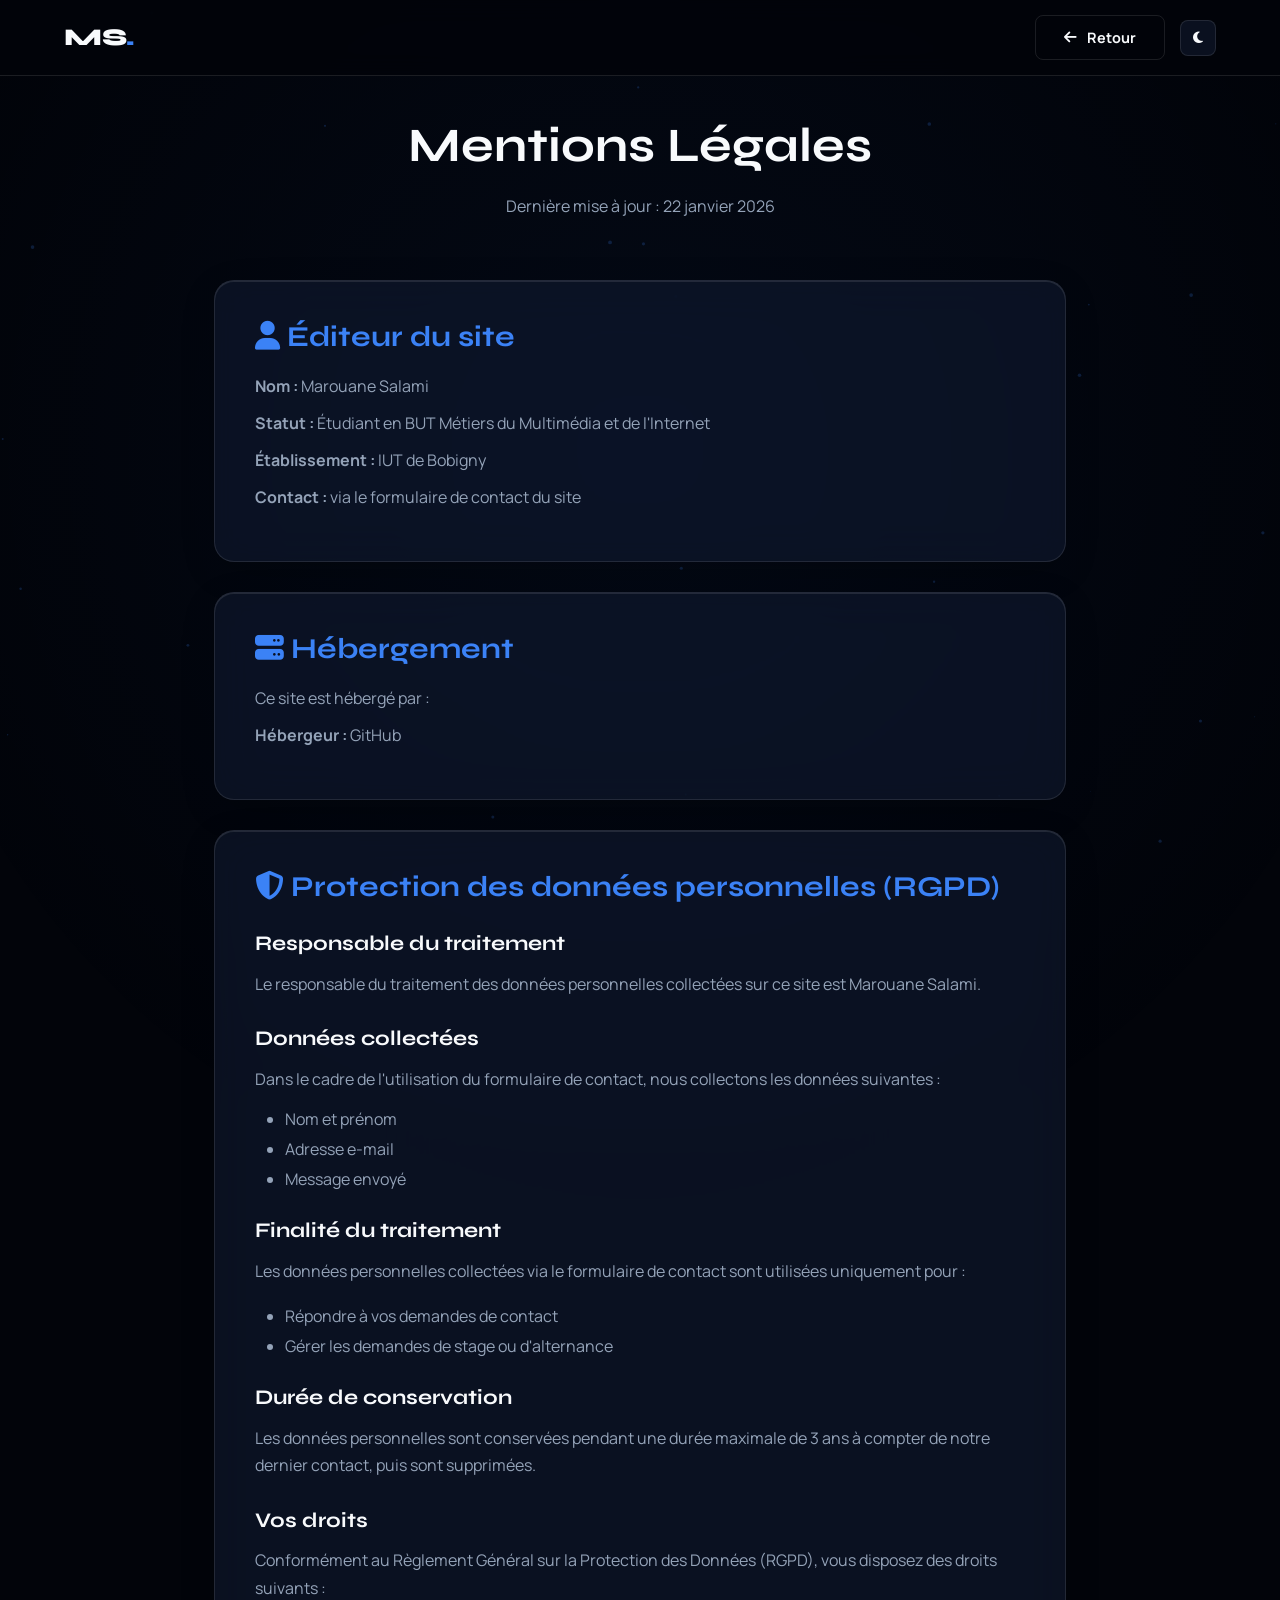
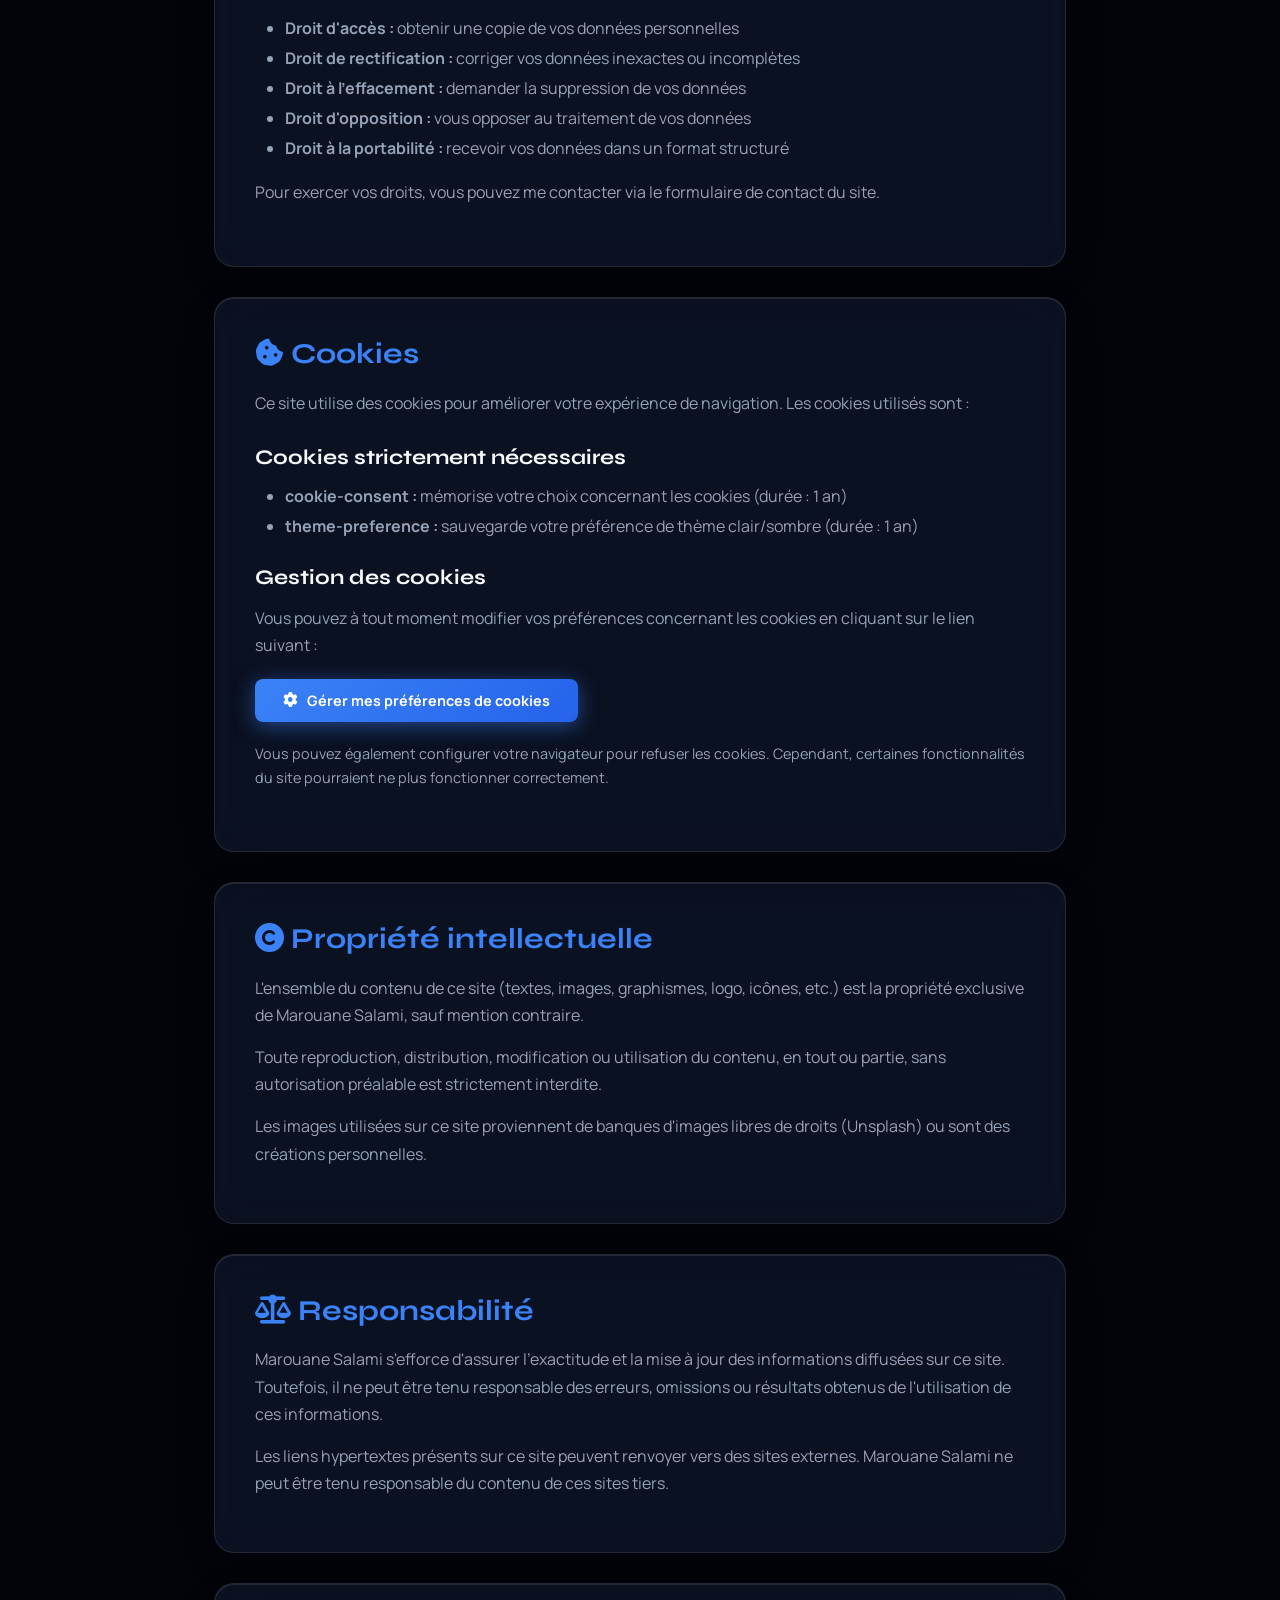
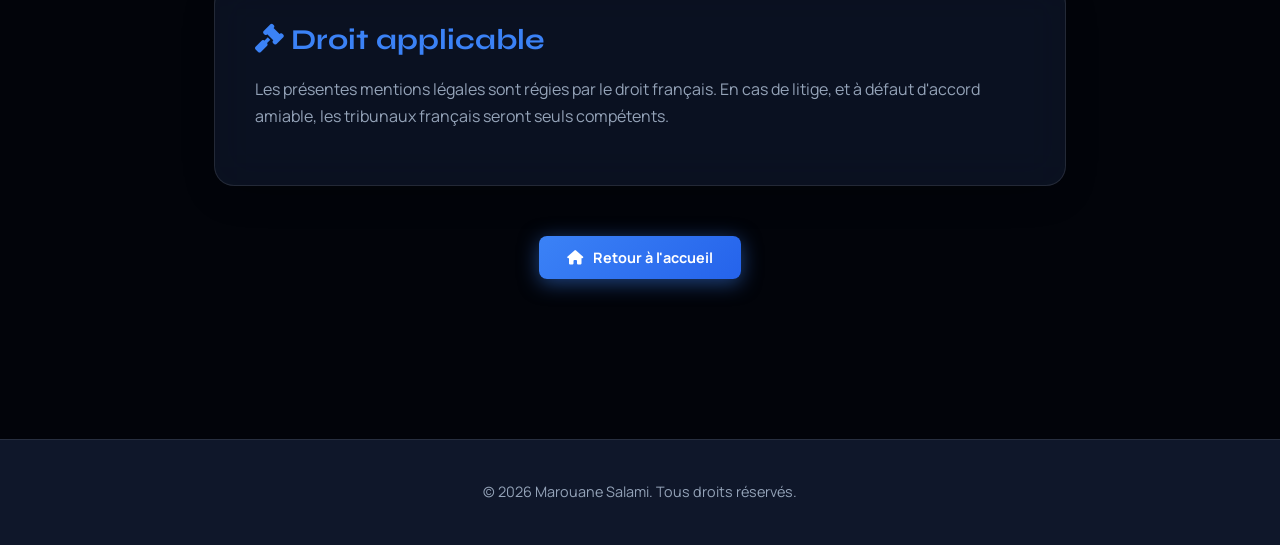
<file: mentions-legales.html>
<!DOCTYPE html>
<html lang="fr" data-theme="dark">
<head>
    <meta charset="UTF-8">
    <meta name="viewport" content="width=device-width, initial-scale=1.0">
    <title>Mentions Légales - Marouane Salami</title>
    <link rel="stylesheet" href="style.css">
    <link rel="preconnect" href="https://fonts.googleapis.com">
    <link rel="preconnect" href="https://fonts.gstatic.com" crossorigin>
    <link href="https://fonts.googleapis.com/css2?family=Syne:wght@400;600;700;800&family=Manrope:wght@300;400;500;600;700;800&display=swap" rel="stylesheet">
    <link rel="stylesheet" href="https://cdnjs.cloudflare.com/ajax/libs/font-awesome/6.5.1/css/all.min.css">
</head>
<body style="cursor: auto;">

<!-- NAVBAR -->
<nav class="navbar">
    <div class="container nav-inner">
        <a href="index.html" class="logo">MS<span>.</span></a>
        <div class="nav-right">
            <a href="index.html" class="btn btn-ghost">
                <i class="fas fa-arrow-left"></i> Retour
            </a>
            <button class="theme-switch" id="themeToggle" aria-label="Changer de thème">
                <i class="fas fa-moon"></i>
            </button>
        </div>
    </div>
</nav>

<!-- BG CANVAS -->
<canvas id="bg-canvas"></canvas>

<!-- CONTENU MENTIONS LÉGALES -->
<section style="padding: 120px 0 80px;">
    <div class="container" style="max-width: 900px;">
        <h1 style="font-size: 3rem; margin-bottom: 20px; text-align: center;">Mentions Légales</h1>
        <p style="text-align: center; color: var(--text-muted); margin-bottom: 60px;">Dernière mise à jour : 22 janvier 2026</p>

        <div class="glass" style="padding: 40px; margin-bottom: 30px;">
            <h2 style="font-size: 1.8rem; margin-bottom: 20px; color: var(--accent-primary);">
                <i class="fas fa-user"></i> Éditeur du site
            </h2>
            <p style="margin-bottom: 10px;"><strong>Nom :</strong> Marouane Salami</p>
            <p style="margin-bottom: 10px;"><strong>Statut :</strong> Étudiant en BUT Métiers du Multimédia et de l'Internet</p>
            <p style="margin-bottom: 10px;"><strong>Établissement :</strong> IUT de Bobigny</p>
            <p style="margin-bottom: 10px;"><strong>Contact :</strong> via le formulaire de contact du site</p>
        </div>

        <div class="glass" style="padding: 40px; margin-bottom: 30px;">
            <h2 style="font-size: 1.8rem; margin-bottom: 20px; color: var(--accent-primary);">
                <i class="fas fa-server"></i> Hébergement
            </h2>
            <p style="margin-bottom: 10px;">Ce site est hébergé par :</p>
            <p style="margin-bottom: 10px;"><strong>Hébergeur :</strong> GitHub</p>
        </div>

        <div class="glass" style="padding: 40px; margin-bottom: 30px;">
            <h2 style="font-size: 1.8rem; margin-bottom: 20px; color: var(--accent-primary);">
                <i class="fas fa-shield-alt"></i> Protection des données personnelles (RGPD)
            </h2>

            <h3 style="font-size: 1.3rem; margin-top: 30px; margin-bottom: 15px;">Responsable du traitement</h3>
            <p style="margin-bottom: 20px;">Le responsable du traitement des données personnelles collectées sur ce site est Marouane Salami.</p>

            <h3 style="font-size: 1.3rem; margin-top: 30px; margin-bottom: 15px;">Données collectées</h3>
            <p style="margin-bottom: 15px;">Dans le cadre de l'utilisation du formulaire de contact, nous collectons les données suivantes :</p>
            <ul style="list-style: disc; margin-left: 30px; margin-bottom: 20px; color: var(--text-muted);">
                <li style="margin-bottom: 8px;">Nom et prénom</li>
                <li style="margin-bottom: 8px;">Adresse e-mail</li>
                <li style="margin-bottom: 8px;">Message envoyé</li>
            </ul>

            <h3 style="font-size: 1.3rem; margin-top: 30px; margin-bottom: 15px;">Finalité du traitement</h3>
            <p style="margin-bottom: 20px;">Les données personnelles collectées via le formulaire de contact sont utilisées uniquement pour :</p>
            <ul style="list-style: disc; margin-left: 30px; margin-bottom: 20px; color: var(--text-muted);">
                <li style="margin-bottom: 8px;">Répondre à vos demandes de contact</li>
                <li style="margin-bottom: 8px;">Gérer les demandes de stage ou d'alternance</li>
            </ul>

            <h3 style="font-size: 1.3rem; margin-top: 30px; margin-bottom: 15px;">Durée de conservation</h3>
            <p style="margin-bottom: 20px;">Les données personnelles sont conservées pendant une durée maximale de 3 ans à compter de notre dernier contact, puis sont supprimées.</p>

            <h3 style="font-size: 1.3rem; margin-top: 30px; margin-bottom: 15px;">Vos droits</h3>
            <p style="margin-bottom: 15px;">Conformément au Règlement Général sur la Protection des Données (RGPD), vous disposez des droits suivants :</p>
            <ul style="list-style: disc; margin-left: 30px; margin-bottom: 20px; color: var(--text-muted);">
                <li style="margin-bottom: 8px;"><strong>Droit d'accès :</strong> obtenir une copie de vos données personnelles</li>
                <li style="margin-bottom: 8px;"><strong>Droit de rectification :</strong> corriger vos données inexactes ou incomplètes</li>
                <li style="margin-bottom: 8px;"><strong>Droit à l'effacement :</strong> demander la suppression de vos données</li>
                <li style="margin-bottom: 8px;"><strong>Droit d'opposition :</strong> vous opposer au traitement de vos données</li>
                <li style="margin-bottom: 8px;"><strong>Droit à la portabilité :</strong> recevoir vos données dans un format structuré</li>
            </ul>
            <p style="margin-bottom: 20px;">Pour exercer vos droits, vous pouvez me contacter via le formulaire de contact du site.</p>
        </div>

        <div class="glass" style="padding: 40px; margin-bottom: 30px;">
            <h2 style="font-size: 1.8rem; margin-bottom: 20px; color: var(--accent-primary);">
                <i class="fas fa-cookie-bite"></i> Cookies
            </h2>
            <p style="margin-bottom: 15px;">Ce site utilise des cookies pour améliorer votre expérience de navigation. Les cookies utilisés sont :</p>

            <h3 style="font-size: 1.3rem; margin-top: 30px; margin-bottom: 15px;">Cookies strictement nécessaires</h3>
            <ul style="list-style: disc; margin-left: 30px; margin-bottom: 20px; color: var(--text-muted);">
                <li style="margin-bottom: 8px;"><strong>cookie-consent :</strong> mémorise votre choix concernant les cookies (durée : 1 an)</li>
                <li style="margin-bottom: 8px;"><strong>theme-preference :</strong> sauvegarde votre préférence de thème clair/sombre (durée : 1 an)</li>
            </ul>

            <h3 style="font-size: 1.3rem; margin-top: 30px; margin-bottom: 15px;">Gestion des cookies</h3>
            <p style="margin-bottom: 20px;">Vous pouvez à tout moment modifier vos préférences concernant les cookies en cliquant sur le lien suivant :</p>
            <button onclick="resetCookieConsent()" class="btn btn-primary" style="margin-bottom: 20px;">
                <i class="fas fa-cog"></i> Gérer mes préférences de cookies
            </button>
            <p style="margin-bottom: 20px; color: var(--text-muted); font-size: 0.9rem;">Vous pouvez également configurer votre navigateur pour refuser les cookies. Cependant, certaines fonctionnalités du site pourraient ne plus fonctionner correctement.</p>
        </div>

        <div class="glass" style="padding: 40px; margin-bottom: 30px;">
            <h2 style="font-size: 1.8rem; margin-bottom: 20px; color: var(--accent-primary);">
                <i class="fas fa-copyright"></i> Propriété intellectuelle
            </h2>
            <p style="margin-bottom: 15px;">L'ensemble du contenu de ce site (textes, images, graphismes, logo, icônes, etc.) est la propriété exclusive de Marouane Salami, sauf mention contraire.</p>
            <p style="margin-bottom: 15px;">Toute reproduction, distribution, modification ou utilisation du contenu, en tout ou partie, sans autorisation préalable est strictement interdite.</p>
            <p style="margin-bottom: 15px;">Les images utilisées sur ce site proviennent de banques d'images libres de droits (Unsplash) ou sont des créations personnelles.</p>
        </div>

        <div class="glass" style="padding: 40px; margin-bottom: 30px;">
            <h2 style="font-size: 1.8rem; margin-bottom: 20px; color: var(--accent-primary);">
                <i class="fas fa-balance-scale"></i> Responsabilité
            </h2>
            <p style="margin-bottom: 15px;">Marouane Salami s'efforce d'assurer l'exactitude et la mise à jour des informations diffusées sur ce site. Toutefois, il ne peut être tenu responsable des erreurs, omissions ou résultats obtenus de l'utilisation de ces informations.</p>
            <p style="margin-bottom: 15px;">Les liens hypertextes présents sur ce site peuvent renvoyer vers des sites externes. Marouane Salami ne peut être tenu responsable du contenu de ces sites tiers.</p>
        </div>

        <div class="glass" style="padding: 40px; margin-bottom: 30px;">
            <h2 style="font-size: 1.8rem; margin-bottom: 20px; color: var(--accent-primary);">
                <i class="fas fa-gavel"></i> Droit applicable
            </h2>
            <p style="margin-bottom: 15px;">Les présentes mentions légales sont régies par le droit français. En cas de litige, et à défaut d'accord amiable, les tribunaux français seront seuls compétents.</p>
        </div>

        <div style="text-align: center; margin-top: 50px;">
            <a href="index.html" class="btn btn-primary btn-hover-lift">
                <i class="fas fa-home"></i> Retour à l'accueil
            </a>
        </div>
    </div>
</section>

<!-- FOOTER -->
<footer class="site-footer">
    <div class="footer-content">
        <p class="copyright">© 2026 Marouane Salami. Tous droits réservés.</p>
    </div>
</footer>

<script>
// Particules background
const canvas = document.getElementById('bg-canvas');
const ctx = canvas.getContext('2d');
let width, height, particles = [];

function resize() {
    width = canvas.width = window.innerWidth;
    height = canvas.height = window.innerHeight;
}

window.addEventListener('resize', resize);
resize();

for(let i=0; i<50; i++) {
    particles.push({
        x: Math.random() * width,
        y: Math.random() * height,
        vx: (Math.random() - 0.5) * 2,
        vy: (Math.random() - 0.5) * 2,
        size: Math.random() * 2
    });
}

function animate() {
    ctx.clearRect(0, 0, width, height);
    particles.forEach(p => {
        p.x += p.vx;
        p.y += p.vy;
        if (p.x < 0) p.x = width;
        if (p.x > width) p.x = 0;
        if (p.y < 0) p.y = height;
        if (p.y > height) p.y = 0;
        ctx.fillStyle = 'rgba(59, 130, 246, 0.2)';
        ctx.beginPath();
        ctx.arc(p.x, p.y, p.size, 0, Math.PI * 2);
        ctx.fill();
    });
    requestAnimationFrame(animate);
}
animate();

// Theme toggle
document.getElementById('themeToggle').addEventListener('click', () => {
    const current = document.documentElement.getAttribute('data-theme');
    const newTheme = current === 'dark' ? 'light' : 'dark';
    document.documentElement.setAttribute('data-theme', newTheme);
    document.querySelector('#themeToggle i').className = newTheme === 'dark' ? 'fas fa-moon' : 'fas fa-sun';
    localStorage.setItem('theme', newTheme);
});

// Reset cookie consent
function resetCookieConsent() {
    localStorage.removeItem('cookieConsent');
    alert('Vos préférences de cookies ont été réinitialisées. Rechargez la page pour voir le bandeau de nouveau.');
}
</script>
</body>
</html>
</file>
<file: style.css>
/* =========================================
   PORTFOLIO MAROUANE SALAMI - 2026
   Variables & Thèmes
========================================= */

:root {
    --bg-deep: #02040a;
    --bg-panel: #0f172a;
    --text-main: #f8fafc;
    --text-muted: #94a3b8;
    --accent-primary: #3b82f6;
    --accent-secondary: #60a5fa;
    --accent-gradient: linear-gradient(135deg, #3b82f6 0%, #2563eb 100%);
    --accent-glow: rgba(59, 130, 246, 0.5);
    --glass-bg: rgba(15, 23, 42, 0.7);
    --glass-border: rgba(255, 255, 255, 0.1);
    --font-display: 'Syne', sans-serif;
    --font-body: 'Manrope', sans-serif;
    --font-elegant: 'Cormorant Garamond', serif;
    --header-bg: rgba(2, 4, 10, 0.85);
    --header-border: rgba(255, 255, 255, 0.1);
}

html[data-theme="light"] {
    --bg-deep: #f0f9ff;
    --bg-panel: #ffffff;
    --text-main: #0f172a;
    --text-muted: #475569;
    --accent-primary: #2563eb;
    --accent-secondary: #3b82f6;
    --accent-gradient: linear-gradient(135deg, #2563eb 0%, #1d4ed8 100%);
    --accent-glow: rgba(37, 99, 235, 0.2);
    --glass-bg: rgba(255, 255, 255, 0.9);
    --glass-border: rgba(0, 0, 0, 0.08);
    --header-bg: rgba(255, 255, 255, 0.95);
    --header-border: rgba(0, 0, 0, 0.1);
}

* { box-sizing: border-box; margin: 0; padding: 0; }
html { scroll-behavior: smooth; overflow-x: hidden; }
body {
    background-color: var(--bg-deep);
    color: var(--text-main);
    font-family: var(--font-body);
    overflow-x: hidden;
    transition: background 0.5s ease, color 0.5s ease;
    position: relative;
}

/* =========================================
   CURSOR PERSONNALISÉ (ACTIF PARTOUT)
========================================= */

.cursor-dot {
    width: 8px;
    height: 8px;
    background: var(--accent-primary);
    border-radius: 50%;
    position: fixed;
    pointer-events: none;
    z-index: 9999;
    transform: translate(-50%, -50%);
    transition: transform 0.15s ease;
    box-shadow: 0 0 20px var(--accent-primary);
}

.cursor-outline {
    width: 30px;
    height: 30px;
    border: 2px solid var(--accent-primary);
    border-radius: 50%;
    position: fixed;
    pointer-events: none;
    z-index: 9999;
    transform: translate(-50%, -50%);
    transition: transform 0.2s ease, width 0.2s ease, height 0.2s ease;
    opacity: 0.5;
}

@media (max-width: 768px) {
    .cursor-dot, .cursor-outline { display: none; }
    body { cursor: auto; }
}

/* =========================================
   GRADIENT ANIMÉ BACKGROUND
========================================= */

body::before {
    content: '';
    position: fixed;
    top: -50%;
    left: -50%;
    width: 200%;
    height: 200%;
    background: radial-gradient(circle, rgba(59, 130, 246, 0.05) 0%, transparent 50%);
    animation: gradientShift 15s ease infinite;
    z-index: -3;
    pointer-events: none;
}

@keyframes gradientShift {
    0%, 100% { transform: translate(0, 0) scale(1); }
    33% { transform: translate(10%, -10%) scale(1.1); }
    66% { transform: translate(-10%, 10%) scale(0.9); }
}

/* BACKGROUNDS */
#bg-canvas { 
    position: fixed; 
    top: 0; 
    left: 0; 
    width: 100%; 
    height: 100%; 
    z-index: -2; 
    pointer-events: none; 
}

.fog-container { 
    position: fixed; 
    top: 0; 
    left: 0; 
    width: 100%; 
    height: 100%; 
    z-index: -1; 
    pointer-events: none; 
    overflow: hidden; 
    opacity: 0.4; 
}

.fog-img { 
    position: absolute; 
    height: 100vh; 
    width: 300vw; 
    background: url('https://raw.githubusercontent.com/danielstuart14/CSS_FOG_ANIMATION/master/img/fog1.png') repeat-x; 
    background-size: contain; 
    animation: fogAnim 60s linear infinite; 
}

.fog-img-2 { 
    background: url('https://raw.githubusercontent.com/danielstuart14/CSS_FOG_ANIMATION/master/img/fog2.png') repeat-x; 
    background-size: contain; 
    animation: fogAnim 40s linear infinite reverse; 
    top: 30%; 
    opacity: 0.5; 
}

@keyframes fogAnim { 
    0% { transform: translate3d(0, 0, 0); } 
    100% { transform: translate3d(-200vw, 0, 0); } 
}

/* =========================================
   PRELOADER AVEC ANIMATION OPTIMISÉE
========================================= */

#preloader { 
    position: fixed; 
    top: 0; 
    left: 0; 
    width: 100%; 
    height: 100%; 
    background: var(--bg-deep); 
    z-index: 9999; 
    display: flex; 
    flex-direction: column; 
    align-items: center; 
    justify-content: center; 
    transition: opacity 0.6s ease;
}

.star-logo-container { 
    width: 200px; 
    height: 200px; 
    margin-bottom: 30px; 
    filter: drop-shadow(0 0 20px var(--accent-glow)); 
    transition: all 1.5s cubic-bezier(0.34, 1.56, 0.64, 1);
}

/* ÉTOILE PENTALPHA ORIGINALE */
.star-path { 
    width: 100%; 
    height: 100%; 
}

.star-path path { 
    fill: none; 
    stroke: var(--accent-primary); 
    stroke-width: 2; 
    stroke-linejoin: miter; 
    stroke-linecap: round; 
    stroke-dasharray: 1000; 
    stroke-dashoffset: 1000; 
    animation: drawStarOriginal 2s ease-out forwards, glowPulse 2s infinite alternate 2.5s; 
}

@keyframes drawStarOriginal { 
    to { stroke-dashoffset: 0; } 
}

@keyframes glowPulse { 
    from { filter: drop-shadow(0 0 15px var(--accent-primary)); } 
    to { filter: drop-shadow(0 0 30px var(--accent-primary)); } 
}

.intro-text-container { 
    margin-bottom: 40px; 
    text-align: center; 
    height: 30px; 
    display: flex; 
    align-items: center; 
    justify-content: center; 
    transition: opacity 0.3s ease;
}

/* POLICE ÉLÉGANTE POUR "BIENVENUE SUR MON PORTFOLIO" */
.intro-txt { 
    font-family: var(--font-elegant); 
    font-size: 1.2rem; 
    color: var(--text-muted); 
    letter-spacing: 2px; 
    font-weight: 400; 
    font-style: italic;
}

.intro-cursor { 
    border-right: 2px solid var(--accent-primary); 
    animation: blink 0.7s infinite; 
    height: 1.2rem; 
    margin-left: 5px; 
    display: inline-block; 
}

.enter-btn {
    display: flex;
    align-items: center;
    gap: 10px;
    padding: 14px 36px;
    background: var(--accent-primary);
    color: #fff;
    border: none;
    border-radius: 100px;
    font-family: 'Syne', sans-serif;
    font-size: 1rem;
    font-weight: 700;
    letter-spacing: 1px;
    cursor: pointer;
    box-shadow: 0 0 30px var(--accent-glow);
    opacity: 0;
    transform: translateY(10px);
    transition: opacity 0.5s ease, transform 0.5s ease, box-shadow 0.3s ease;
    pointer-events: none;
}

.enter-btn.visible {
    opacity: 1;
    transform: translateY(0);
    pointer-events: auto;
    animation: pulsGlow 2s infinite;
}

.enter-btn:hover {
    box-shadow: 0 0 50px var(--accent-glow);
    transform: translateY(-2px) scale(1.04);
}

.enter-btn i {
    transition: transform 0.3s ease;
}

.enter-btn:hover i {
    transform: translateX(4px);
}

@keyframes pulsGlow {
    0%, 100% { box-shadow: 0 0 20px var(--accent-glow); }
    50% { box-shadow: 0 0 45px var(--accent-glow); }
}

.skip-btn {
    position: absolute;
    top: 20px;
    right: 24px;
    background: none;
    border: none;
    color: var(--text-muted);
    font-family: 'Manrope', sans-serif;
    font-size: 0.8rem;
    letter-spacing: 1px;
    cursor: pointer;
    text-transform: uppercase;
    opacity: 0.6;
    transition: opacity 0.2s;
}

.skip-btn:hover {
    opacity: 1;
}

/* =========================================
   BANDEAU COOKIES
========================================= */

.cookie-banner {
    position: fixed;
    bottom: -200px;
    left: 0;
    right: 0;
    background: var(--bg-panel);
    border-top: 1px solid var(--glass-border);
    padding: 20px;
    z-index: 9000;
    backdrop-filter: blur(20px);
    box-shadow: 0 -5px 30px rgba(0, 0, 0, 0.3);
    transition: bottom 0.5s cubic-bezier(0.4, 0, 0.2, 1);
}

.cookie-banner.show {
    bottom: 0;
}

.cookie-content {
    max-width: 1200px;
    margin: 0 auto;
    display: flex;
    align-items: center;
    justify-content: space-between;
    gap: 20px;
    flex-wrap: wrap;
}

.cookie-text {
    display: flex;
    align-items: center;
    gap: 15px;
    flex: 1;
    min-width: 300px;
}

.cookie-text i {
    font-size: 2rem;
    color: var(--accent-primary);
}

.cookie-text p {
    color: var(--text-muted);
    font-size: 0.95rem;
    line-height: 1.5;
}

.cookie-text a {
    color: var(--accent-primary);
    text-decoration: underline;
}

.cookie-buttons {
    display: flex;
    gap: 10px;
}

@media (max-width: 768px) {
    .cookie-content {
        flex-direction: column;
    }

    .cookie-buttons {
        width: 100%;
    }

    .cookie-buttons button {
        flex: 1;
    }
}

/* =========================================
   PROGRESS WIDGET
========================================= */

.progress-container { 
    position: fixed; 
    right: 30px; 
    top: 50%; 
    transform: translateY(-50%); 
    display: flex; 
    flex-direction: column; 
    align-items: center; 
    gap: 15px; 
    z-index: 800; 
    opacity: 0; 
    transition: opacity 1s; 
}

.progress-bar-bg { 
    width: 3px; 
    height: 200px; 
    background: rgba(128, 128, 128, 0.2); 
    border-radius: 10px; 
    position: relative; 
    overflow: hidden; 
}

.progress-bar-fill { 
    position: absolute; 
    top: 0; 
    left: 0; 
    width: 100%; 
    height: 0%; 
    background: var(--accent-primary); 
    box-shadow: 0 0 10px var(--accent-primary); 
    transition: height 0.1s linear; 
}

.progress-label { 
    font-family: var(--font-body); 
    font-size: 0.75rem; 
    font-weight: 700; 
    color: var(--accent-primary); 
    writing-mode: vertical-rl; 
    transform: rotate(180deg); 
    letter-spacing: 1px; 
}

/* =========================================
   GLOBAL UI
========================================= */

h1, h2, h3 { 
    font-family: var(--font-display); 
    line-height: 1.1; 
}

p { 
    line-height: 1.7; 
    color: var(--text-muted); 
}

.section-title { 
    font-size: clamp(2rem, 5vw, 4rem); 
    font-weight: 800; 
    text-align: center; 
    margin-bottom: 70px; 
    color: var(--text-main);
    background: linear-gradient(135deg, var(--accent-primary), var(--accent-secondary));
    -webkit-background-clip: text;
    -webkit-text-fill-color: transparent;
    background-clip: text;
}

/* MÉTIERS EN BLEU + POLICE SYNE + AGRANDIS */
.txt-type > .txt { 
    border-right: 0.12em solid var(--accent-primary); 
    padding-right: 8px; 
    color: var(--accent-primary) !important;
    animation: blink 0.7s infinite;
    font-size: clamp(2rem, 5vw, 3.5rem) !important;
    font-weight: 800;
    font-family: var(--font-display) !important;
    letter-spacing: -0.5px;
}

@keyframes blink { 
    0%, 100% { border-color: transparent; } 
    50% { border-color: var(--accent-primary); } 
}

.container { 
    max-width: 1200px; 
    margin: 0 auto; 
    padding: 0 24px; 
    position: relative; 
    z-index: 2; 
}

.glass { 
    background: var(--glass-bg); 
    backdrop-filter: blur(20px) saturate(180%);
    -webkit-backdrop-filter: blur(20px) saturate(180%);
    border: 1px solid var(--glass-border); 
    border-radius: 20px; 
    box-shadow: 0 10px 40px -10px rgba(0,0,0,0.3),
                inset 0 1px 0 rgba(255,255,255,0.1); 
}

html[data-theme="light"] .glass { 
    box-shadow: 0 10px 40px -10px rgba(0,0,0,0.05); 
}

/* =========================================
   BOUTONS AVEC ANIMATIONS
========================================= */

.btn { 
    padding: 12px 28px; 
    border-radius: 8px; 
    text-decoration: none; 
    font-weight: 700; 
    font-family: var(--font-body); 
    font-size: 0.9rem; 
    transition: all 0.3s cubic-bezier(0.4, 0, 0.2, 1); 
    display: inline-flex; 
    align-items: center; 
    gap: 10px; 
    cursor: pointer; 
    border: none; 
    position: relative;
    overflow: hidden;
}

.btn::before {
    content: '';
    position: absolute;
    top: 50%;
    left: 50%;
    width: 0;
    height: 0;
    border-radius: 50%;
    background: rgba(255, 255, 255, 0.2);
    transform: translate(-50%, -50%);
    transition: width 0.6s, height 0.6s;
}

.btn:hover::before {
    width: 300px;
    height: 300px;
}

.btn-primary { 
    background: var(--accent-gradient); 
    color: #fff; 
    box-shadow: 0 4px 20px var(--accent-glow); 
}

.btn-hover-lift:hover { 
    transform: translateY(-3px); 
    box-shadow: 0 8px 30px var(--accent-glow); 
}

.btn-ghost { 
    background: transparent; 
    border: 1px solid var(--glass-border); 
    color: var(--text-main); 
}

.btn-ghost:hover { 
    border-color: var(--accent-primary); 
    color: var(--accent-primary);
    background: rgba(59, 130, 246, 0.05);
}

/* =========================================
   NAVBAR AVEC INDICATEUR ACTIF
========================================= */

.navbar {
    position: fixed; 
    top: 0; 
    left: 0; 
    right: 0; 
    z-index: 900; 
    padding: 15px 0;
    background: var(--header-bg); 
    backdrop-filter: blur(12px); 
    border-bottom: 1px solid var(--header-border);
    transition: all 0.3s ease;
}

.nav-inner { 
    display: flex; 
    justify-content: space-between; 
    align-items: center; 
}

.logo { 
    font-family: var(--font-display); 
    font-size: 1.5rem; 
    font-weight: 800; 
    color: var(--text-main); 
    text-decoration: none; 
    letter-spacing: -0.5px; 
}

html[data-theme="light"] .logo { 
    color: #0f172a; 
}

.logo span { 
    color: var(--accent-primary); 
}

.nav-links { 
    display: flex; 
    gap: 25px; 
    align-items: center; 
}

.nav-item { 
    text-decoration: none; 
    color: var(--text-muted); 
    font-family: var(--font-body); 
    font-weight: 600; 
    font-size: 0.9rem; 
    transition: 0.3s; 
    position: relative; 
    padding-bottom: 5px;
}

html[data-theme="light"] .nav-item { 
    color: #475569; 
}

.nav-item:hover, 
.nav-item.active { 
    color: var(--accent-primary); 
}

/* BARRE SOUS SECTION ACTIVE */
.nav-item::after { 
    content:''; 
    position:absolute; 
    bottom:-5px; 
    left:0; 
    width:0%; 
    height:2px; 
    background:var(--accent-primary); 
    transition:0.3s; 
}

.nav-item.active::after { 
    width:100%; 
}

.nav-item:hover::after { 
    width:100%; 
}

.nav-right { 
    display: flex; 
    align-items: center; 
    gap: 15px; 
}

.theme-switch { 
    background: var(--glass-bg); 
    border: 1px solid var(--glass-border); 
    width: 36px; 
    height: 36px; 
    border-radius: 8px; 
    cursor: pointer; 
    display: flex; 
    align-items: center; 
    justify-content: center; 
    color: var(--text-main); 
    transition: 0.3s; 
}

.theme-switch:hover { 
    background: var(--accent-primary); 
    color: #fff; 
    border-color: var(--accent-primary); 
    transform: rotate(180deg); 
}

html[data-theme="light"] .theme-switch { 
    color: #0f172a; 
    border-color: rgba(0,0,0,0.2); 
}

/* =========================================
   HAMBURGER (ANIMÉ EN X)
========================================= */

.hamburger {
    display: none;
    flex-direction: column;
    gap: 5px;
    background: transparent;
    border: none;
    cursor: pointer;
    padding: 5px;
    z-index: 1000;
}

.hamburger span {
    width: 25px;
    height: 3px;
    background: var(--text-main);
    border-radius: 3px;
    transition: all 0.3s ease;
}

.hamburger.active span:nth-child(1) { 
    transform: rotate(45deg) translate(8px, 8px); 
}

.hamburger.active span:nth-child(2) { 
    opacity: 0; 
}

.hamburger.active span:nth-child(3) { 
    transform: rotate(-45deg) translate(7px, -7px); 
}

/* Suite du CSS dans le prochain fichier... */

/* =========================================
   MOBILE MENU (SLIDE FROM TOP)
========================================= */

.mobile-menu {
    position: fixed;
    top: 0;
    left: 0;
    right: 0;
    background: var(--bg-panel);
    z-index: 950;
    padding: 80px 30px 30px;
    transform: translateY(-100%);
    transition: transform 0.4s cubic-bezier(0.4, 0, 0.2, 1);
    border-bottom: 1px solid var(--glass-border);
    box-shadow: 0 10px 40px rgba(0, 0, 0, 0.3);
    backdrop-filter: blur(20px);
    max-height: 100vh;
    overflow-y: auto;
}

.mobile-menu.active { 
    transform: translateY(0); 
}

.mobile-menu-content {
    display: flex;
    flex-direction: column;
    gap: 20px;
}

.mobile-nav-item {
    font-family: var(--font-body);
    font-size: 1.3rem;
    font-weight: 700;
    color: var(--text-main);
    text-decoration: none;
    padding: 15px 0;
    border-bottom: 1px solid var(--glass-border);
    transition: all 0.3s ease;
}

.mobile-nav-item:hover {
    color: var(--accent-primary);
    padding-left: 15px;
}

.cv-download-mobile {
    background: var(--accent-gradient);
    color: white !important;
    border-radius: 12px;
    padding: 15px 20px !important;
    text-align: center;
    border-bottom: none !important;
    display: flex;
    align-items: center;
    justify-content: center;
    gap: 10px;
}

/* =========================================
   HERO
========================================= */

.hero { 
    min-height: 100vh; 
    display: flex; 
    align-items: center; 
    justify-content: center; 
    text-align: center; 
    padding-top: 80px; 
}

.hero-badge { 
    display: inline-flex; 
    align-items: center; 
    gap: 8px; 
    padding: 6px 14px; 
    border: 1px solid var(--accent-primary); 
    border-radius: 50px; 
    color: var(--accent-primary); 
    margin-bottom: 20px; 
    font-weight: 700; 
    font-size: 0.75rem; 
    letter-spacing: 1px; 
    text-transform: uppercase; 
    background: rgba(59, 130, 246, 0.1); 
}

.hero-title { 
    font-size: clamp(2.5rem, 9vw, 5.5rem); 
    color: var(--text-main); 
    margin-bottom: 15px; 
    font-weight: 800; 
    line-height: 1.1; 
    letter-spacing: -1px; 
}

.hero-role { 
    font-family: var(--font-display); 
    font-size: clamp(1.5rem, 4vw, 2.5rem); 
    color: var(--text-muted); 
    margin-bottom: 40px; 
    font-weight: 400; 
    max-width: 600px; 
    margin-inline: auto; 
    min-height: 80px;
}

.hero-subtitle {
    color: var(--text-muted);
    margin-bottom: 30px;
    max-width: 700px;
    margin-inline: auto;
    font-size: 1.05rem;
}

.hero-cta {
    display: flex;
    gap: 15px;
    justify-content: center;
    flex-wrap: wrap;
}

/* =========================================
   ANIMATIONS D'APPARITION
========================================= */

.animate-fade-in {
    animation: fadeInUp 0.8s ease forwards;
    opacity: 0;
}

.animate-fade-in:nth-child(1) { animation-delay: 0.2s; }
.animate-fade-in:nth-child(2) { animation-delay: 0.4s; }
.animate-fade-in:nth-child(3) { animation-delay: 0.6s; }
.animate-fade-in:nth-child(4) { animation-delay: 0.8s; }
.animate-fade-in:nth-child(5) { animation-delay: 1s; }

@keyframes fadeInUp {
    from {
        opacity: 0;
        transform: translateY(30px);
    }
    to {
        opacity: 1;
        transform: translateY(0);
    }
}

/* =========================================
   SECTION GRADIENT
========================================= */

.section-gradient {
    position: relative;
}

.section-gradient::before {
    content: '';
    position: absolute;
    top: 0;
    left: 0;
    right: 0;
    height: 300px;
    background: radial-gradient(ellipse at top, rgba(59, 130, 246, 0.08) 0%, transparent 70%);
    pointer-events: none;
}

/* =========================================
   CAROUSEL
========================================= */

.carousel-wrapper { 
    perspective: 1200px; 
    display: flex; 
    justify-content: center; 
    align-items: center; 
    height: 500px; 
    margin-top: 20px; 
    position: relative; 
}

.carousel-card {
    position: absolute;
    width: 380px;  /* +40px */
    height: 520px;  /* +60px */
    background: var(--bg-panel);
    border: 1px solid var(--glass-border);
    border-radius: 16px;
    overflow: hidden;
    transition: all 0.6s cubic-bezier(0.23, 1, 0.32, 1);
    box-shadow: 0 20px 50px rgba(0,0,0,0.3);
    cursor: pointer;
}

.c-img {
    width: 100%;
    height: 280px;  
    object-fit: contain;  
    object-position: center;
    background: var(--bg-deep);
    border-bottom: 1px solid var(--glass-border);
    transition: transform 0.6s ease;
}

.carousel-card:hover .c-img { 
    transform: scale(1.1); 
}

.c-info { padding: 25px; }

.c-title { 
    font-family: var(--font-display); 
    font-size: 1.6rem; 
    margin-bottom: 5px; 
    font-weight: 700; 
    color: var(--text-main); 
}

.c-tag { 
    color: var(--accent-primary); 
    font-size: 0.8rem; 
    font-weight: 700; 
    text-transform: uppercase; 
}

.c-center { 
    z-index: 5; 
    transform: translateX(0) scale(1); 
    opacity: 1; 
    border: 2px solid var(--accent-primary); 
    box-shadow: 0 0 40px var(--accent-glow); 
}

.c-right { 
    z-index: 4; 
    transform: translateX(60%) scale(0.85) rotateY(-15deg); 
    opacity: 0.5; 
    filter: blur(2px); 
    pointer-events: none; 
}

.c-left { 
    z-index: 4; 
    transform: translateX(-60%) scale(0.85) rotateY(15deg); 
    opacity: 0.5; 
    filter: blur(2px); 
    pointer-events: none; 
}

.c-hidden { 
    z-index: 1; 
    opacity: 0; 
    transform: scale(0.5); 
    pointer-events: none; 
}

.carousel-nav { 
    display: flex; 
    justify-content: center; 
    align-items: center; 
    gap: 20px; 
    margin-top: 30px; 
}

.carousel-indicator {
    font-family: var(--font-body);
    font-size: 1rem;
    font-weight: 700;
    color: var(--accent-primary);
    padding: 8px 20px;
    background: rgba(59, 130, 246, 0.1);
    border: 1px solid var(--accent-primary);
    border-radius: 20px;
}

.nav-btn { 
    background: transparent; 
    border: 1px solid var(--text-muted); 
    width: 44px; 
    height: 44px; 
    border-radius: 50%; 
    color: var(--text-main); 
    cursor: pointer; 
    transition: 0.3s; 
    display: flex; 
    align-items: center; 
    justify-content: center; 
}

.nav-btn:hover { 
    border-color: var(--accent-primary); 
    background: var(--accent-primary); 
    color: white; 
}
/* =========================================
   FILTRES
========================================= */

.filters-container {
    display: flex;
    flex-direction: column;
    gap: 20px;
    align-items: center;
    margin-bottom: 40px;
}

.filter-group {
    display: flex;
    gap: 10px;
    flex-wrap: wrap;
    justify-content: center;
}

.filter-btn {
    padding: 10px 24px;
    background: transparent;
    border: 1px solid var(--glass-border);
    border-radius: 25px;
    color: var(--text-muted);
    font-family: var(--font-body);
    font-size: 0.9rem;
    font-weight: 600;
    cursor: pointer;
    transition: all 0.3s ease;
}

.filter-btn:hover {
    border-color: var(--accent-primary);
    color: var(--accent-primary);
    transform: translateY(-2px);
}

.filter-btn.active {
    background: var(--accent-primary);
    border-color: var(--accent-primary);
    color: white;
}

/* =========================================
   CV SECTION
========================================= */

.cv-section {
    padding: 25px;
    margin-top: 30px;
}

/* =========================================
   PRÉSENTATION
========================================= */

.pres-grid { 
    display: grid; 
    grid-template-columns: 0.8fr 1.2fr; 
    gap: 60px; 
    align-items: center; 
}

.pres-photo-frame { 
    position: relative; 
    width: 100%; 
    aspect-ratio: 1/1.1; 
    border-radius: 12px; 
    overflow: hidden;
    transition: transform 0.3s ease;
}

.card-tilt {
    transition: transform 0.3s ease;
}

.pres-frame-border { 
    position: absolute; 
    inset: 0; 
    border: 1px solid var(--glass-border); 
    z-index: 2; 
    pointer-events: none; 
}

.pres-frame-border::before { 
    content:''; 
    position: absolute; 
    top: 10px; 
    left: 10px; 
    width: 40px; 
    height: 40px; 
    border-left: 3px solid var(--accent-primary); 
    border-top: 3px solid var(--accent-primary); 
}

.pres-frame-border::after { 
    content:''; 
    position: absolute; 
    bottom: 10px; 
    right: 10px; 
    width: 40px; 
    height: 40px; 
    border-right: 3px solid var(--accent-primary); 
    border-bottom: 3px solid var(--accent-primary); 
}

.pres-photo { 
    width: 100%; 
    height: 100%; 
    object-fit: cover; 
    filter: grayscale(100%); 
    transition: 0.5s; 
}

.pres-photo-frame:hover .pres-photo { 
    filter: grayscale(0%); 
    transform: scale(1.05); 
}

/* =========================================
   SKILLS
========================================= */

.bento-grid { 
    display: grid; 
    grid-template-columns: repeat(3, 1fr); 
    gap: 20px; 
}

.skill-box { 
    padding: 30px; 
    display: flex; 
    flex-direction: column; 
    align-items: center; 
    text-align: center; 
    border-bottom: 3px solid var(--accent-primary); 
}

.chart-container { 
    width: 100%; 
    max-width: 250px; 
    margin: 20px 0; 
}

/* =========================================
   CARD HOVER EFFECT
========================================= */

.card-hover {
    transition: all 0.4s cubic-bezier(0.4, 0, 0.2, 1);
}

.card-hover:hover {
    transform: translateY(-8px);
    box-shadow: 0 20px 60px -10px var(--accent-glow);
    border-color: var(--accent-primary);
}

/* =========================================
   TOOLS PAR CATÉGORIES (LOGOS HAUTE QUALITÉ)
========================================= */

.tools-category {
    margin-bottom: 50px;
}

.tools-category-title {
    font-size: 1.3rem;
    font-weight: 700;
    color: var(--text-main);
    margin-bottom: 20px;
    padding-left: 15px;
    border-left: 4px solid var(--accent-primary);
}

.tools-list { 
    display: grid; 
    grid-template-columns: repeat(auto-fit, minmax(120px, 1fr)); 
    gap: 15px; 
}

.tool-card { 
    padding: 20px; 
    background: var(--bg-panel); 
    border: 1px solid var(--glass-border); 
    display: flex; 
    flex-direction: column; 
    align-items: center; 
    gap: 10px; 
    transition: all 0.3s cubic-bezier(0.4, 0, 0.2, 1); 
    border-radius: 12px; 
    cursor: default; 
}

.tool-card:hover { 
    border-color: var(--accent-primary); 
    transform: translateY(-5px) scale(1.05); 
    box-shadow: 0 10px 30px rgba(59, 130, 246, 0.2); 
}

.tool-card i {
    font-size: 2.5rem;
    transition: transform 0.3s ease;
}

.tool-card:hover i {
    transform: scale(1.2) rotate(5deg);
}

.tool-card .si {
    width: 2.5rem;
    height: 2.5rem;
    object-fit: contain;
    transition: transform 0.3s ease;
}

.tool-card:hover .si {
    transform: scale(1.2) rotate(5deg);
}

.tool-card span { 
    font-size: 0.9rem; 
    font-weight: 600; 
    color: var(--text-main); 
}

/* =========================================
   TIMELINE
========================================= */

.timeline { 
    position: relative; 
    max-width: 800px; 
    margin: 0 auto; 
}

.timeline::before { 
    content: ''; 
    position: absolute; 
    left: 50%; 
    top: 0; 
    bottom: 0; 
    width: 4px; 
    background: linear-gradient(to bottom, transparent, var(--accent-primary), transparent); 
    transform: translateX(-50%); 
    border-radius: 2px; 
}

.tl-row { 
    display: flex; 
    justify-content: space-between; 
    margin-bottom: 60px; 
    position: relative; 
}

.tl-left { 
    width: 45%; 
    text-align: right; 
    padding-right: 30px; 
}

.tl-right { 
    width: 45%; 
    text-align: left; 
    margin-left: auto; 
    padding-left: 30px; 
}

.tl-center { 
    position: absolute; 
    left: 50%; 
    top: 20px; 
    transform: translateX(-50%); 
    width: 20px; 
    height: 20px; 
    background: var(--bg-deep); 
    border: 4px solid var(--accent-primary); 
    border-radius: 50%; 
    z-index: 2; 
    box-shadow: 0 0 15px var(--accent-glow); 
    animation: pulse 2s infinite; 
}

@keyframes pulse {
    0%, 100% { box-shadow: 0 0 15px var(--accent-glow); }
    50% { box-shadow: 0 0 25px var(--accent-glow), 0 0 35px var(--accent-glow); }
}

.tl-card { 
    padding: 25px; 
    border-radius: 16px; 
    transition: 0.4s; 
    border: 1px solid var(--glass-border); 
    background: var(--glass-bg); 
    position: relative; 
    overflow: hidden; 
}

.tl-card::before {
    content: '';
    position: absolute;
    top: 0;
    left: -100%;
    width: 100%;
    height: 100%;
    background: linear-gradient(90deg, transparent, rgba(59, 130, 246, 0.1), transparent);
    transition: left 0.5s ease;
}

.tl-card:hover::before { 
    left: 100%; 
}

.tl-card:hover { 
    border-color: var(--accent-primary); 
    transform: translateY(-5px); 
    box-shadow: 0 15px 40px -10px rgba(59, 130, 246, 0.3); 
}

.tl-card span { 
    display: inline-block; 
    font-family: var(--font-body); 
    font-weight: 700; 
    color: var(--accent-primary); 
    margin-bottom: 8px; 
    font-size: 0.85rem; 
    background: rgba(59, 130, 246, 0.1); 
    padding: 4px 10px; 
    border-radius: 20px; 
}

.tl-card h3 { 
    font-size: 1.2rem; 
    margin-bottom: 10px; 
    font-weight: 800; 
}

/* =========================================
   CONTACT & RGPD
========================================= */

.contact-box { 
    background: var(--bg-panel); 
    border: 1px solid var(--glass-border); 
    border-radius: 20px; 
    padding: 40px; 
    box-shadow: 0 10px 40px -10px rgba(0,0,0,0.3); 
    max-width: 700px; 
    margin: 0 auto; 
}

.form-group { 
    position: relative; 
    margin-bottom: 35px; 
}

.form-control { 
    width: 100%; 
    padding: 10px 0; 
    background: transparent; 
    border: none; 
    border-bottom: 2px solid var(--glass-border); 
    color: var(--text-main); 
    font-size: 1.1rem; 
    transition: 0.3s; 
    border-radius: 0; 
    outline: none; 
    font-family: var(--font-body);
}

.form-control:focus { 
    border-color: var(--accent-primary); 
    box-shadow: 0 2px 10px rgba(59, 130, 246, 0.2); 
}

.form-label { 
    position: absolute; 
    left: 0; 
    top: 10px; 
    color: var(--text-muted); 
    pointer-events: none; 
    transition: 0.3s; 
    font-size: 1rem; 
}

.form-control:focus ~ .form-label, 
.form-control:not(:placeholder-shown) ~ .form-label { 
    top: -20px; 
    font-size: 0.85rem; 
    color: var(--accent-primary); 
    font-weight: 600; 
}

/* CHECKBOX RGPD */
.form-group-checkbox {
    margin-bottom: 30px;
}

.checkbox-container {
    display: flex;
    align-items: flex-start;
    gap: 12px;
    cursor: pointer;
    position: relative;
    padding-left: 35px;
}

.checkbox-container input[type="checkbox"] {
    position: absolute;
    opacity: 0;
    cursor: pointer;
    height: 0;
    width: 0;
}

.checkmark {
    position: absolute;
    left: 0;
    top: 0;
    height: 22px;
    width: 22px;
    border: 2px solid var(--glass-border);
    border-radius: 4px;
    transition: all 0.3s ease;
}

.checkbox-container:hover .checkmark {
    border-color: var(--accent-primary);
}

.checkbox-container input:checked ~ .checkmark {
    background: var(--accent-primary);
    border-color: var(--accent-primary);
}

.checkmark:after {
    content: "";
    position: absolute;
    display: none;
    left: 6px;
    top: 2px;
    width: 5px;
    height: 10px;
    border: solid white;
    border-width: 0 2px 2px 0;
    transform: rotate(45deg);
}

.checkbox-container input:checked ~ .checkmark:after {
    display: block;
}

.checkbox-text {
    color: var(--text-muted);
    font-size: 0.9rem;
    line-height: 1.5;
}

.checkbox-text a {
    color: var(--accent-primary);
    text-decoration: underline;
}

/* =========================================
   REVEAL ANIMATIONS
========================================= */

.reveal { 
    opacity: 0; 
    transform: translateY(30px); 
    transition: all 0.8s cubic-bezier(0.4, 0, 0.2, 1); 
}

.reveal.active { 
    opacity: 1; 
    transform: translateY(0); 
}

section { 
    padding: 100px 0; 
}

/* =========================================
   FOOTER
========================================= */

.site-footer { 
    border-top: 1px solid var(--glass-border); 
    background: var(--bg-panel); 
    padding: 40px 20px; 
    margin-top: 80px; 
    text-align: center; 
}

.footer-content { 
    display: flex; 
    flex-direction: column; 
    align-items: center; 
    gap: 20px; 
}

.footer-links { 
    display: flex; 
    gap: 20px; 
    font-family: var(--font-body); 
    flex-wrap: wrap; 
    justify-content: center; 
}

.footer-links a { 
    color: var(--text-muted); 
    text-decoration: none; 
    transition: color 0.3s; 
    font-weight: 500; 
}

.footer-links a:hover { 
    color: var(--accent-primary); 
}

.social-icons { 
    display: flex; 
    gap: 15px; 
    margin-bottom: 10px; 
}

.social-icon { 
    width: 40px; 
    height: 40px; 
    border-radius: 50%; 
    background: rgba(255, 255, 255, 0.05); 
    display: flex; 
    align-items: center; 
    justify-content: center; 
    color: var(--text-main); 
    font-size: 1.2rem; 
    transition: all 0.3s ease; 
    border: 1px solid var(--glass-border); 
}

.social-icon:hover { 
    background: var(--accent-primary); 
    color: white; 
    transform: translateY(-3px) rotate(360deg); 
    border-color: var(--accent-primary); 
}

.copyright { 
    font-size: 0.9rem; 
    color: var(--text-muted); 
}

/* =========================================
   MODALES PROJETS (AVEC SECTIONS & CAROUSEL)
========================================= */

.modal-overlay { 
    position: fixed; 
    inset: 0; 
    background: rgba(0,0,0,0.85); 
    z-index: 2000; 
    backdrop-filter: blur(10px); 
    display: flex; 
    justify-content: center; 
    align-items: center; 
    opacity: 0; 
    visibility: hidden; 
    transition: all 0.3s ease; 
    padding: 20px; 
}

.modal-overlay.open { 
    opacity: 1; 
    visibility: visible; 
}

.modal-content { 
    background: var(--bg-panel); 
    width: 100%; 
    max-width: 900px; 
    border-radius: 20px; 
    border: 1px solid var(--glass-border); 
    overflow: hidden; 
    transform: scale(0.9); 
    transition: 0.4s; 
    position: relative; 
    max-height: 90vh; 
    display: flex;
    flex-direction: column;
}

.modal-overlay.open .modal-content { 
    transform: scale(1); 
}

.modal-close { 
    position: absolute; 
    top: 15px; 
    right: 15px; 
    background: rgba(0,0,0,0.7); 
    color: #fff; 
    width: 40px; 
    height: 40px; 
    border-radius: 50%; 
    border: none; 
    cursor: pointer; 
    font-size: 1.3rem; 
    display: flex; 
    align-items: center; 
    justify-content: center; 
    z-index: 10; 
    transition: all 0.3s ease;
}

.modal-close:hover {
    background: var(--accent-primary);
    transform: rotate(90deg);
}

/* CAROUSEL MODAL */
.modal-carousel {
    position: relative;
    width: 100%;
    height: 400px;
    overflow: hidden;
    background: var(--bg-deep);
    flex-shrink: 0;
}

.modal-carousel-images {
    width: 100%;
    height: 100%;
    position: relative;
}

.modal-carousel-image {
    width: 100%;
    height: 100%;
    object-fit: cover;
    position: absolute;
    top: 0;
    left: 0;
    opacity: 0;
    transition: opacity 0.5s ease;
}

.modal-carousel-image.active {
    opacity: 1;
}

.modal-carousel-btn {
    position: absolute;
    top: 50%;
    transform: translateY(-50%);
    background: rgba(0, 0, 0, 0.6);
    color: white;
    border: none;
    width: 40px;
    height: 40px;
    border-radius: 50%;
    cursor: pointer;
    display: flex;
    align-items: center;
    justify-content: center;
    transition: all 0.3s ease;
    z-index: 5;
}

.modal-carousel-btn:hover {
    background: var(--accent-primary);
    transform: translateY(-50%) scale(1.1);
}

.modal-carousel-prev { left: 15px; }
.modal-carousel-next { right: 15px; }

.modal-carousel-dots {
    position: absolute;
    bottom: 15px;
    left: 50%;
    transform: translateX(-50%);
    display: flex;
    gap: 10px;
    z-index: 5;
}

.modal-carousel-dot {
    width: 10px;
    height: 10px;
    border-radius: 50%;
    background: rgba(255, 255, 255, 0.5);
    cursor: pointer;
    transition: all 0.3s ease;
}

.modal-carousel-dot.active {
    background: var(--accent-primary);
    width: 30px;
    border-radius: 5px;
}

.modal-carousel-dot:hover {
    background: var(--accent-primary);
}

/* CONTENU MODAL SCROLLABLE */
.modal-body-scrollable {
    padding: 40px;
    overflow-y: auto;
    flex: 1;
}

.project-section {
    margin-bottom: 35px;
}

.project-section h3 {
    font-size: 1.4rem;
    font-weight: 700;
    color: var(--accent-primary);
    margin-bottom: 15px;
    display: flex;
    align-items: center;
    gap: 10px;
}

.project-section p {
    line-height: 1.8;
    color: var(--text-muted);
}

.m-tag { 
    display: inline-block; 
    padding: 4px 12px; 
    background: rgba(59, 130, 246, 0.1); 
    color: var(--accent-primary); 
    border-radius: 20px; 
    font-size: 0.8rem; 
    font-weight: 600; 
    margin-bottom: 15px; 
}

.m-tools { 
    display: flex; 
    flex-wrap: wrap; 
    gap: 10px; 
}

.m-tool { 
    font-size: 0.85rem; 
    padding: 6px 14px; 
    border: 1px solid var(--glass-border); 
    border-radius: 6px; 
    color: var(--text-muted); 
}

/* MODALE CV */
.cv-modal-content {
    max-width: 700px;
}

.modal-body {
    padding: 40px;
}

/* =========================================
   RESPONSIVE
========================================= */

@media(max-width: 1024px) { 
    .tools-list { 
        grid-template-columns: repeat(auto-fit, minmax(100px, 1fr)); 
    }

    .bento-grid { 
        grid-template-columns: 1fr; 
    }
}

@media(max-width: 768px) {
    .nav-links { display: none; }
    .hamburger { display: flex; }

    .pres-grid { 
        grid-template-columns: 1fr; 
        gap: 30px; 
    }

    .bento-grid { 
        grid-template-columns: 1fr; 
    }

    .carousel-card { 
        width: 280px; 
        height: 400px; 
    }

    .c-img { 
        height: 200px; 
    }

    .c-info { 
        padding: 20px; 
    }

    .c-title { 
        font-size: 1.3rem; 
    }

    .carousel-wrapper { 
        height: 440px; 
    }

    /* Timeline mobile */
    .timeline::before { 
        display: none; 
    }

    .tl-row { 
        flex-direction: column; 
        margin-bottom: 30px; 
    }

    .tl-left, .tl-right { 
        width: 100%; 
        text-align: left; 
        margin-left: 0; 
        padding-left: 0;
        padding-right: 0;
    }

    .tl-center { 
        display: none; 
    }

    .tl-card h3 { 
        font-size: 1.1rem; 
    }

    .tl-card span { 
        font-size: 0.8rem; 
    }

    .tools-list { 
        grid-template-columns: repeat(3, 1fr); 
    }

    .progress-container { 
        display: none; 
    }

    section { 
        padding: 60px 0; 
    }

    .section-title { 
        margin-bottom: 40px; 
    }

    .filter-btn { 
        padding: 8px 18px; 
        font-size: 0.85rem; 
    }

    .modal-carousel { 
        height: 250px; 
    }

    .modal-body-scrollable {
        padding: 25px;
    }
}

@media(max-width: 480px) {
    .hero { 
        padding-top: 100px; 
    }

    .hero-title { 
        font-size: 2rem; 
    }

    .carousel-wrapper { 
        height: 420px; 
    }

    .carousel-card { 
        width: 260px; 
        height: 380px; 
    }

    .c-img { 
        height: 180px; 
    }

    .tl-card { 
        padding: 20px; 
    }

    .tools-list { 
        grid-template-columns: repeat(2, 1fr); 
        gap: 10px; 
    }

    .tool-card { 
        padding: 15px; 
    }

    .tool-card i { 
        font-size: 1.5rem; 
    }

    .tool-card span { 
        font-size: 0.8rem; 
    }

    .contact-box { 
        padding: 25px; 
    }

    .modal-body-scrollable { 
        padding: 20px; 
    }

    .modal-carousel { 
        height: 200px; 
    }

    .footer-links { 
        gap: 15px; 
        font-size: 0.9rem; 
    }
}
</file>
